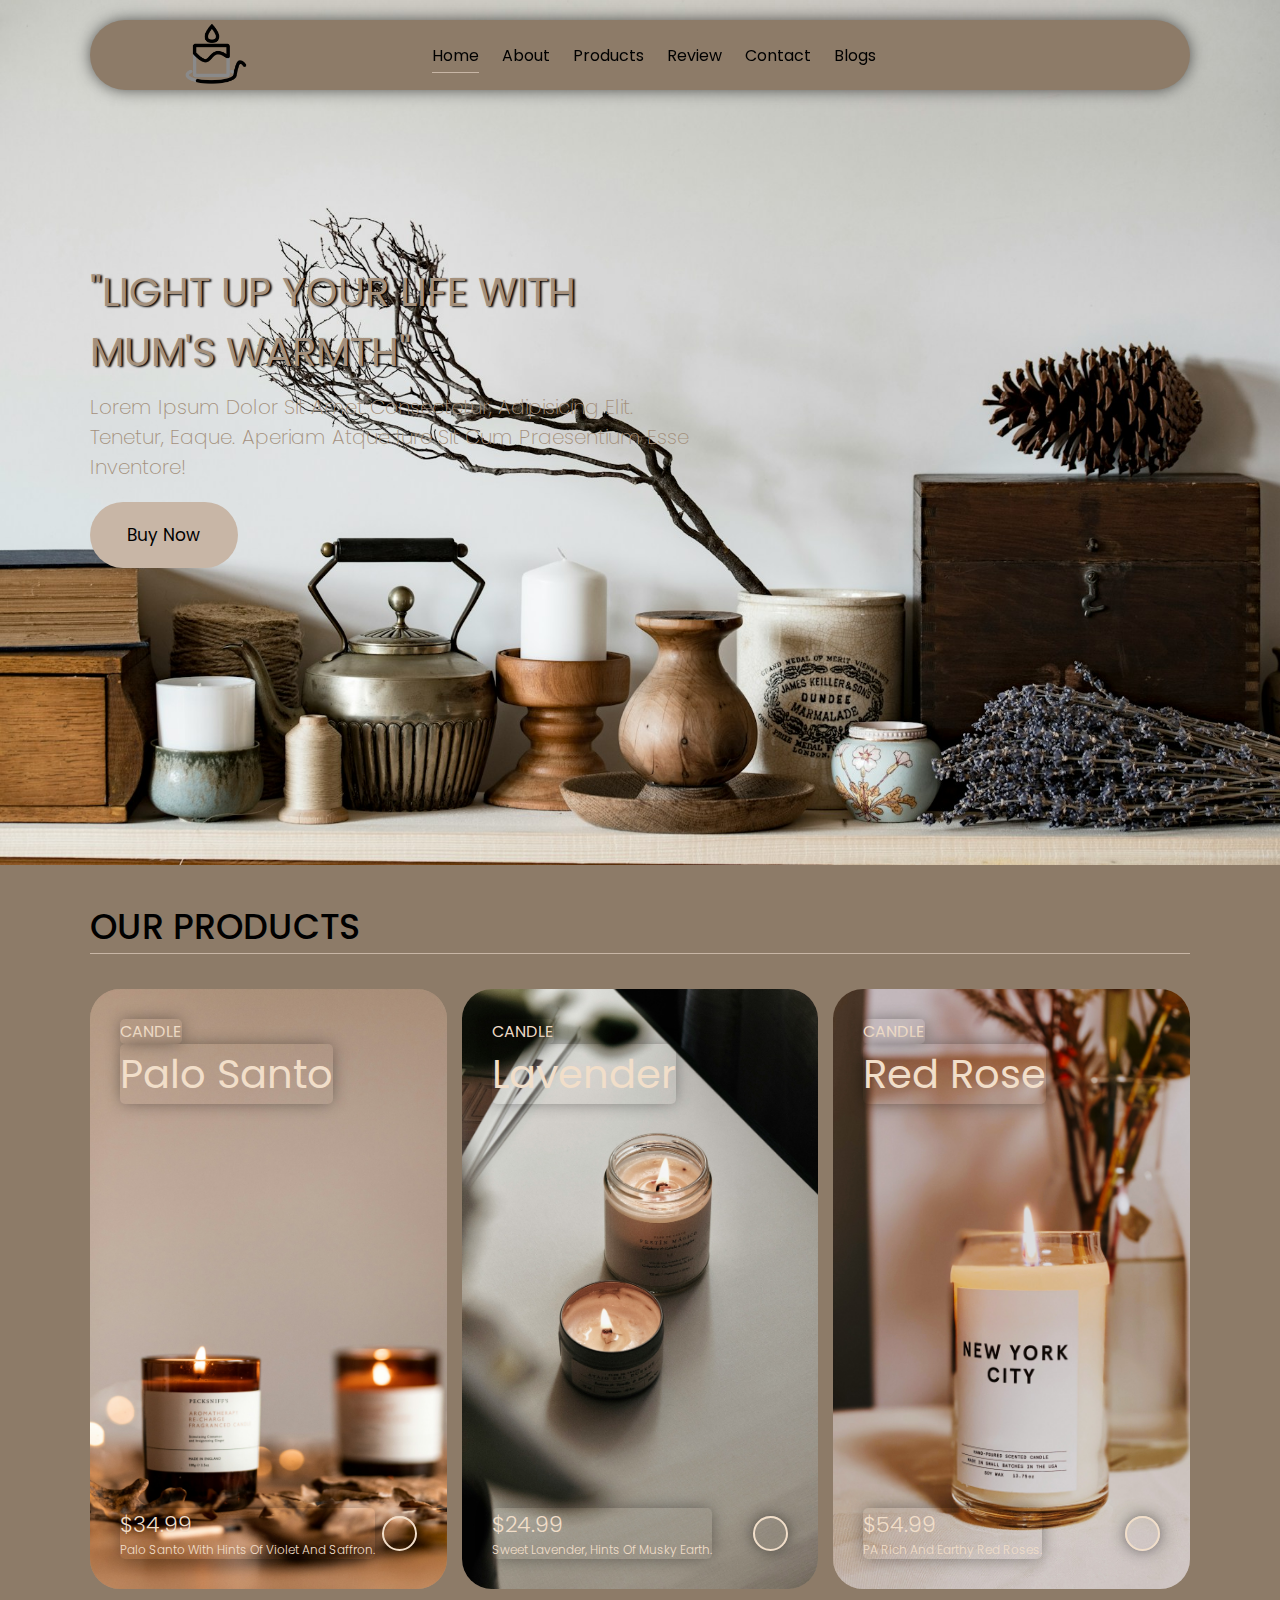
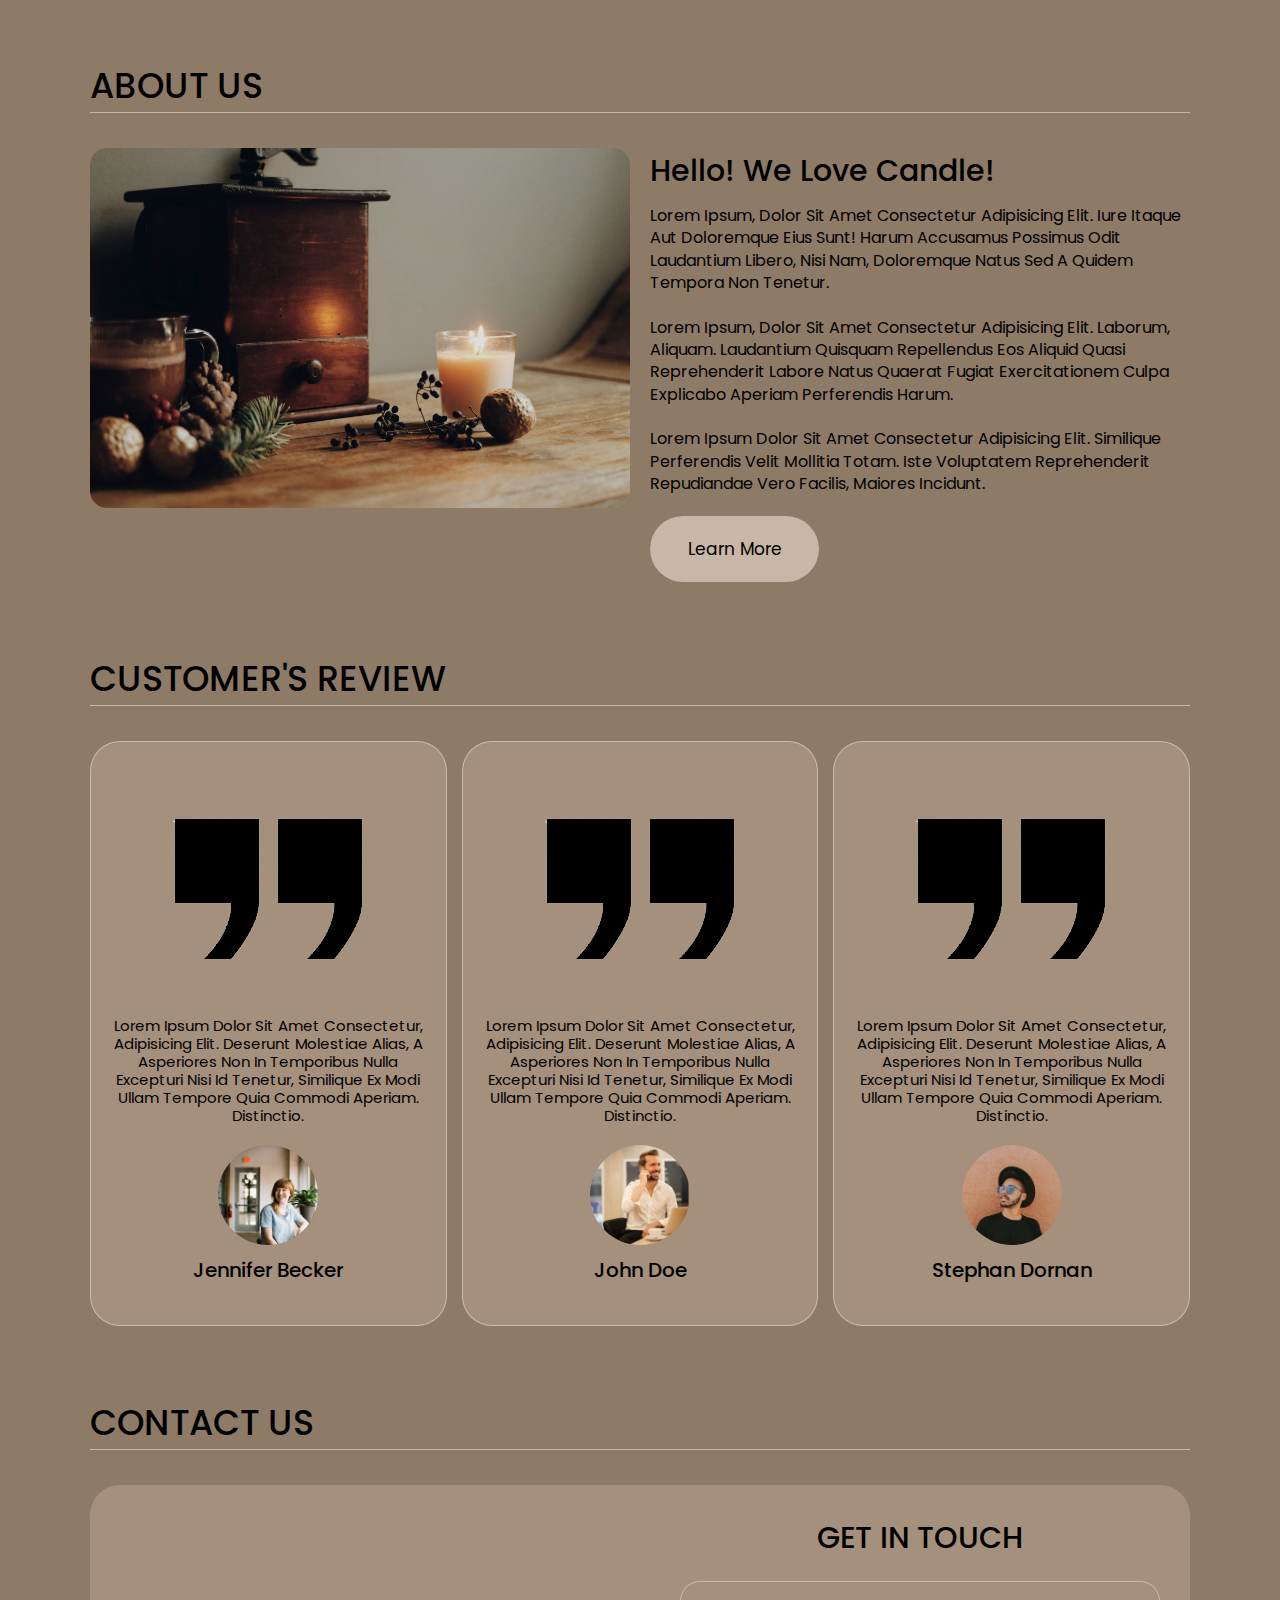
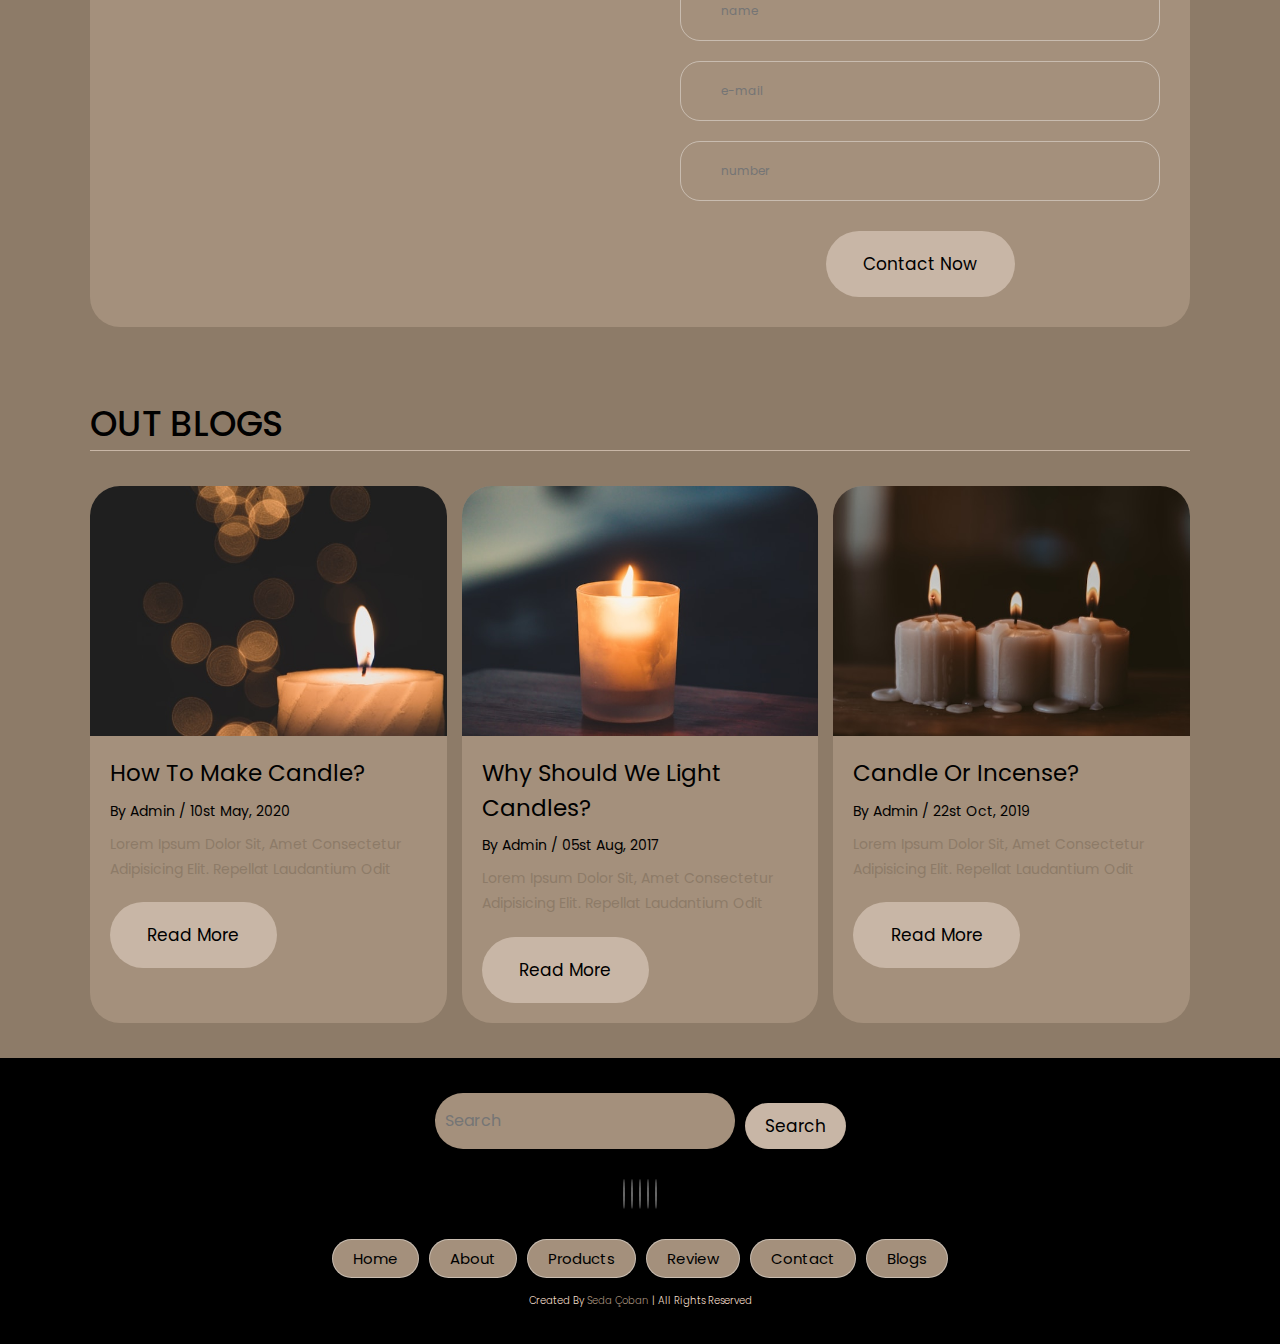
<file: responsive-website/index.html>
<html lang="en">

<head>
    <meta charset="UTF-8">
    <meta name="viewport" content="width=device-width, initial-scale=1.0">
    <link rel="stylesheet" href="https://cdnjs.cloudflare.com/ajax/libs/font-awesome/6.5.1/css/all.min.css"
        integrity="sha512-DTOQO9RWCH3ppGqcWaEA1BIZOC6xxalwEsw9c2QQeAIftl+Vegovlnee1c9QX4TctnWMn13TZye+giMm8e2LwA=="
        crossorigin="anonymous" referrerpolicy="no-referrer" />
    <link rel="preconnect" href="https://fonts.googleapis.com">
    <link rel="preconnect" href="https://fonts.gstatic.com" crossorigin>
    <link
        href="https://fonts.googleapis.com/css2?family=Poppins:ital,wght@0,100;0,200;0,300;0,400;0,500;0,600;0,700;0,800;0,900;1,100;1,200;1,300;1,400;1,500;1,600;1,700;1,800;1,900&family=Roboto:ital,wght@0,100;0,300;0,400;0,500;0,700;0,900;1,100;1,300;1,400;1,500;1,700;1,900&display=swap"
        rel="stylesheet">
    <link rel="stylesheet" href="styles/app.css">
    <title>My Candle Website
    </title>
</head>

<body>
    <!-- header section start -->
    <header class="header">
        <a href="#" class="logo">
            <img src="images/candle-46.png" alt="candlelogo">
        </a>
        <nav class="navbar">
            <a href="#" class="active">Home</a>
            <a href="about.html" target="_blank">About</a>
            <a href="products.html" target="_blank">Products</a>
            <a href="review.html" target="_blank">Review</a>
            <a href="contact.html" target="_blank">Contact</a>
            <a href="blogs.html" target="_blank">Blogs</a>
        </nav>
        <div class="buttons">
            <button id="search-btn">
                <i class="fa-solid fa-magnifying-glass"></i>
            </button>
            <button id="cart-btn">
                <i class="fa-solid fa-cart-plus"></i>
            </button>
            <button id="menu-btn">
                <i class="fas fa-bars"></i>
            </button>
        </div>
        <div class="search-form">
            <input type="text" class="search-input" id="search-box" placeholder="Search Here"/>
            <i class="fas fa-search"></i>
        </div>
        <div class="cart-items-container">
            <div class="cart-item">
                <i class="fas fa-times"></i>
                <img src="images/candle-2.jpg" alt="candle">
                <div class="content">
                    <h3>cart item 01</h3>
                    <div class="price">$16.99</div>
                </div>
            </div>
            <div class="cart-item">
                <i class="fas fa-times"></i>
                <img src="images/candle-6.jpg" alt="candle">
                <div class="content">
                    <h3>cart item 02</h3>
                    <div class="price">$16.99</div>
                </div>
            </div>
            <div class="cart-item">
                <i class="fas fa-times"></i>
                <img src="images/candle-3.jpg" alt="candle">
                <div class="content">
                    <h3>cart item 03</h3>
                    <div class="price">$16.99</div>
                </div>
            </div>
            <div class="cart-item">
                <i class="fas fa-times"></i>
                <img src="images/candle-5.jpg" alt="candle">
                <div class="content">
                    <h3>cart item 04</h3>
                    <div class="price">$16.99</div>
                </div>
            </div>
            <a href="#" class="btn">Check Out Now</a>
        </div>
    </header>
    <!-- header section end -->

    <!-- home section start -->
    <section class="home" id="home">
        <div class="content">
            <h3>"LIGHT UP YOUR LIFE WITH MUM'S WARMTH"</h3>
            <p>Lorem ipsum dolor sit amet consectetur, adipisicing elit. Tenetur, eaque. Aperiam atque iure sit cum
                praesentium esse inventore!</p>
            <a href="#" class="btn">Buy Now</a>
        </div>
    </section>
    <!-- home section end -->

    <!-- product section start -->
    <section class="products" id="products">
        <h1 class="heading">our <span>products</span></h1>
        <div class="box-container">
            <div class="box">
                <div class="box-head">
                    <span class="title">CANDLE</span>
                    <a href="#" class="name">Palo Santo</a>
                </div>
                <div class="image">
                    <img src="images/candle-3.jpg" alt="palosantocandle">
                </div>
                <div class="box-bottom">
                    <div class="info">
                        <b class="price">$34.99</b>
                        <span class="detail">Palo santo with hints of violet and saffron.</span>
                    </div>
                    <div class="product-btn">
                        <a href="#">
                            <i class="fas fa-plus"></i>
                        </a>
                    </div>
                </div>
            </div>
            <div class="box">
                <div class="box-head">
                    <span class="title">CANDLE</span>
                    <a href="#" class="name">Lavender</a>
                </div>
                <div class="image">
                    <img src="images/candle-5.jpg" alt="palosantocandle">
                </div>
                <div class="box-bottom">
                    <div class="info">
                        <b class="price">$24.99</b>
                        <span class="detail">Sweet lavender, hints of musky earth.</span>
                    </div>
                    <div class="product-btn">
                        <a href="#">
                            <i class="fas fa-plus"></i>
                        </a>
                    </div>
                </div>
            </div>
            <div class="box">
                <div class="box-head">
                    <span class="title">CANDLE</span>
                    <a href="#" class="name">Red Rose</a>
                </div>
                <div class="image">
                    <img src="images/candle-6.jpg" alt="palosantocandle">
                </div>
                <div class="box-bottom">
                    <div class="info">
                        <b class="price">$54.99</b>
                        <span class="detail">PA rich and earthy red roses.
                        </span>
                    </div>
                    <div class="product-btn">
                        <a href="#">
                            <i class="fas fa-plus"></i>
                        </a>
                    </div>
                </div>
            </div>
        </div>
    </section>
    <!-- product section end -->

    <!-- about section start -->
    <section class="about" id="about">
        <h1 class="heading">about <span>us</span></h1>
        <div class="row">
            <div class="image">
                <img src="images/candle-about.jpg" alt="aboutus">
            </div>
            <div class="content">
                <h3>Hello! We love Candle!</h3>
                <p>Lorem ipsum, dolor sit amet consectetur adipisicing elit. Iure itaque aut doloremque eius sunt! Harum
                    accusamus possimus odit laudantium libero, nisi nam, doloremque natus sed a quidem tempora non
                    tenetur.</p>
                <p>Lorem ipsum, dolor sit amet consectetur adipisicing elit. Laborum, aliquam. Laudantium quisquam
                    repellendus eos aliquid quasi reprehenderit labore natus quaerat fugiat exercitationem culpa
                    explicabo aperiam perferendis harum.</p>
                <p>Lorem ipsum dolor sit amet consectetur adipisicing elit. Similique perferendis velit mollitia totam.
                    Iste voluptatem reprehenderit repudiandae vero facilis, maiores incidunt.</p>
                <a href="#" class="btn">Learn More</a>
            </div>
        </div>
    </section>
    <!-- about section end -->

    <!-- review section start -->
    <section class="review" id="review">
        <h1 class="heading">customer's <span>review</span></h1>
        <div class="box-container">
            <div class="box">
                <img src="images/quote.png" alt="quote">
                <p>Lorem ipsum dolor sit amet consectetur, adipisicing elit. Deserunt molestiae alias, a asperiores non
                    in temporibus nulla excepturi nisi id tenetur, similique ex modi ullam tempore quia commodi aperiam.
                    Distinctio.</p>
                <img src="images/brooke-cagle-NoRsyXmHGpI-unsplash.jpg" alt="avatar" class="user">
                <h3>Jennifer Becker</h3>
                <div class="stars">
                    <i class="fas fa-star"></i>
                    <i class="fas fa-star"></i>
                    <i class="fas fa-star"></i>
                    <i class="fas fa-star"></i>
                    <i class="fas fa-star-half-alt"></i>
                </div>
            </div>
            <div class="box">
                <img src="images/quote.png" alt="quote">
                <p>Lorem ipsum dolor sit amet consectetur, adipisicing elit. Deserunt molestiae alias, a asperiores non
                    in temporibus nulla excepturi nisi id tenetur, similique ex modi ullam tempore quia commodi aperiam.
                    Distinctio.</p>
                <img src="images/bruce-mars-8YG31Xn4dSw-unsplash.jpg" alt="avatar" class="user">
                <h3>John Doe</h3>
                <div class="stars">
                    <i class="fas fa-star"></i>
                    <i class="fas fa-star"></i>
                    <i class="fas fa-star"></i>
                    <i class="fas fa-star"></i>
                    <i class="fas fa-star"></i>
                </div>
            </div>
            <div class="box">
                <img src="images/quote.png" alt="quote">
                <p>Lorem ipsum dolor sit amet consectetur, adipisicing elit. Deserunt molestiae alias, a asperiores non
                    in temporibus nulla excepturi nisi id tenetur, similique ex modi ullam tempore quia commodi aperiam.
                    Distinctio.</p>
                <img src="images/ivana-cajina-_7LbC5J-jw4-unsplash.jpg" alt="avatar" class="user">
                <h3>Stephan Dornan</h3>
                <div class="stars">
                    <i class="fas fa-star"></i>
                    <i class="fas fa-star"></i>
                    <i class="fas fa-star"></i>
                    <i class="fas fa-star"></i>
                    <i class="fas fa-star-half-alt"></i>
                </div>
            </div>
        </div>
    </section>
    <!-- review section end -->

    <!-- contact section start -->
    <section class="contact" id="contact">
        <h1 class="heading">contact <span>us</span></h1>
        <div class="row">
            <iframe class="map"
                src="https://www.google.com/maps/embed?pb=!1m18!1m12!1m3!1d12037.852231349814!2d28.985091699999998!3d41.03700175!2m3!1f0!2f0!3f0!3m2!1i1024!2i768!4f13.1!3m3!1m2!1s0x14cab7650656bd63%3A0x8ca058b28c20b6c3!2zVGFrc2ltIE1leWRhbsSxLCDFnmVoaXQgTXVodGFyLCAzNDQzNSBCZXlvxJ9sdS_EsHN0YW5idWw!5e0!3m2!1str!2str!4v1708348652170!5m2!1str!2str"
                loading="lazy" referrerpolicy="no-referrer-when-downgrade"></iframe>
            <form>
                <h3>get in touch</h3>
                <div class="inputBox">
                    <i class="fas fa-user"></i>
                    <input type="text" placeholder="name" />
                </div>
                <div class="inputBox">
                    <i class="fas fa-envelope"></i>
                    <input type="email" placeholder="e-mail" />
                </div>
                <div class="inputBox">
                    <i class="fas fa-phone"></i>
                    <input type="number" placeholder="number" />
                </div>
                <input type="submit" class="btn" value="contact now">
            </form>
        </div>
    </section>
    <!-- contact section end -->

    <!-- blogs section start -->
    <section class="blogs" id="blogs">
        <h1 class="heading">out <span>blogs</span></h1>
        <div class="box-container">
            <div class="box">
                <div class="image">
                    <img src="images/makecandle-1.jpg" alt="blog">
                </div>
                <div class="content">
                    <a href="#" class="title">how to make candle?</a>
                    <span>by admin / 10st may, 2020</span>
                    <p>Lorem ipsum dolor sit, amet consectetur adipisicing elit. Repellat laudantium odit</p>
                    <a href="#" class="btn">read more</a>
                </div>
            </div>
            <div class="box">
                <div class="image">
                    <img src="images/makecandle-2.jpg" alt="blog">
                </div>
                <div class="content">
                    <a href="#" class="title">why should we light candles?</a>
                    <span>by admin / 05st aug, 2017</span>
                    <p>Lorem ipsum dolor sit, amet consectetur adipisicing elit. Repellat laudantium odit</p>
                    <a href="#" class="btn">read more</a>
                </div>
            </div>
            <div class="box">
                <div class="image">
                    <img src="images/makecandle-3.jpg" alt="blog">
                </div>
                <div class="content">
                    <a href="#" class="title">candle or incense?</a>
                    <span>by admin / 22st oct, 2019</span>
                    <p>Lorem ipsum dolor sit, amet consectetur adipisicing elit. Repellat laudantium odit</p>
                    <a href="#" class="btn">read more</a>
                </div>
            </div>
        </div>
    </section>
    <!-- blogs section end -->

    <!-- footer section start -->
    <section class="footer">
        <div class="search">
            <input type="text" class="search-input" placeholder="Search"/>
            <button class="btn btn-primary">search</button>
        </div>
        <div class="share">
            <a href="#" class="fab fa-facebook"></a>
            <a href="#" class="fab fa-instagram"></a>
            <a href="#" class="fab fa-twitter"></a>
            <a href="#" class="fab fa-linkedin"></a>
            <a href="#" class="fab fa-pinterest"></a>
        </div>
        <div class="links">
            <a href="#home">Home</a>
            <a href="#about">About</a>
            <a href="#products">Products</a>
            <a href="#review">Review</a>
            <a href="#contact">Contact</a>
            <a href="#blogs">Blogs</a>
        </div>
        <div class="credit">
            created by <span>Seda Çoban</span> | all rights reserved
        </div>
    </section>
    <!-- footer section end -->


<script src="js/script.js"></script>

</body>

</html>
</file>
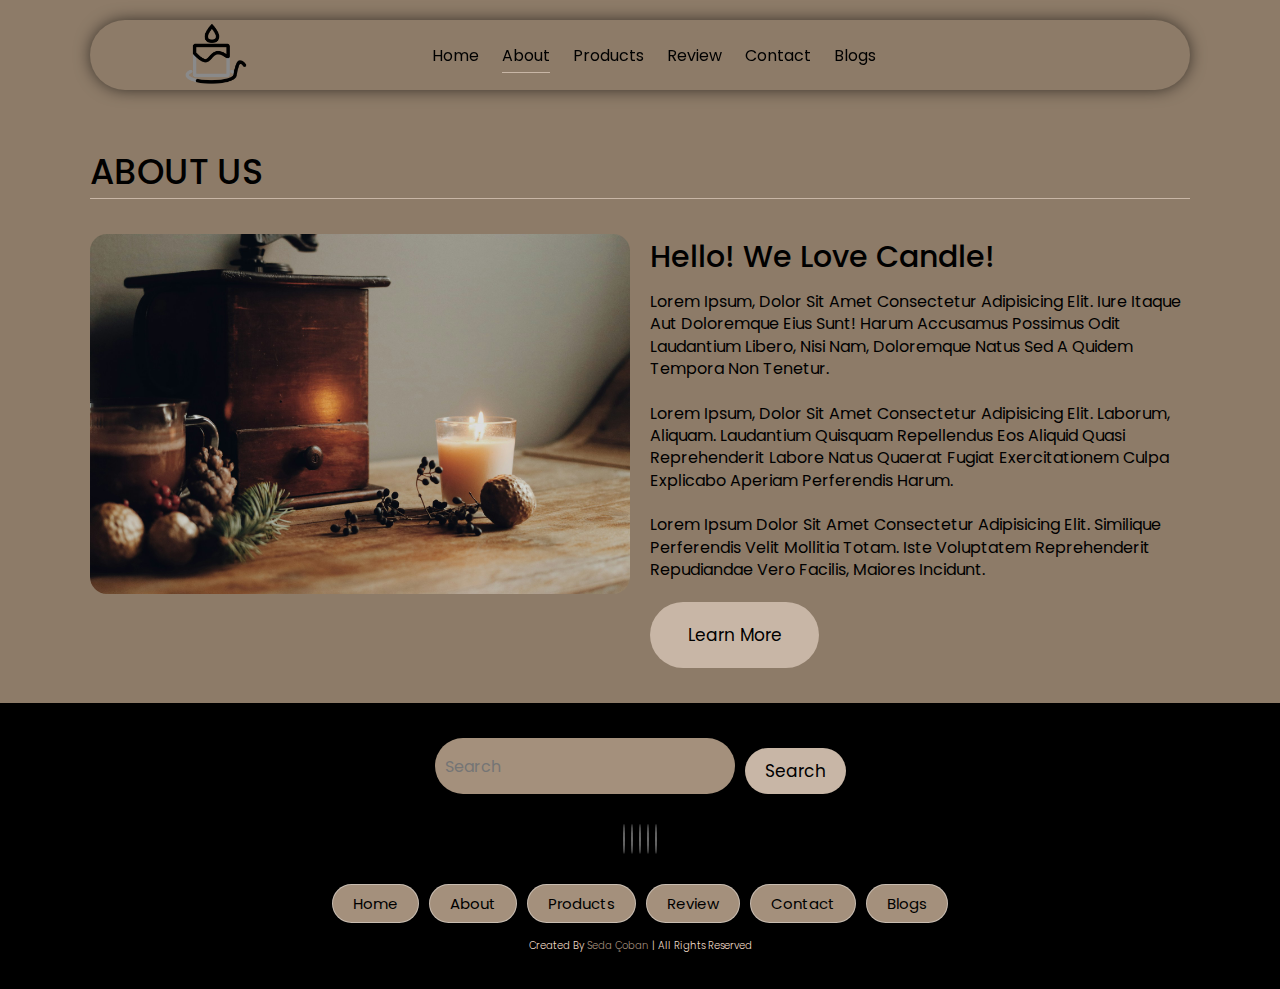
<file: responsive-website/about.html>
<html lang="en">

<head>
    <meta charset="UTF-8">
    <meta name="viewport" content="width=device-width, initial-scale=1.0">
    <link rel="stylesheet" href="https://cdnjs.cloudflare.com/ajax/libs/font-awesome/6.5.1/css/all.min.css"
        integrity="sha512-DTOQO9RWCH3ppGqcWaEA1BIZOC6xxalwEsw9c2QQeAIftl+Vegovlnee1c9QX4TctnWMn13TZye+giMm8e2LwA=="
        crossorigin="anonymous" referrerpolicy="no-referrer" />
    <link rel="preconnect" href="https://fonts.googleapis.com">
    <link rel="preconnect" href="https://fonts.gstatic.com" crossorigin>
    <link
        href="https://fonts.googleapis.com/css2?family=Poppins:ital,wght@0,100;0,200;0,300;0,400;0,500;0,600;0,700;0,800;0,900;1,100;1,200;1,300;1,400;1,500;1,600;1,700;1,800;1,900&family=Roboto:ital,wght@0,100;0,300;0,400;0,500;0,700;0,900;1,100;1,300;1,400;1,500;1,700;1,900&display=swap"
        rel="stylesheet">
    <link rel="stylesheet" href="styles/app.css">
    <title>About
    </title>
</head>

<body>
    <!-- header section start -->
    <header class="header">
        <a href="#" class="logo">
            <img src="images/candle-46.png" alt="candlelogo">
        </a>
        <nav class="navbar">
            <a href="index.html">Home</a>
            <a href="about.html" target="_blank" class="active">About</a>
            <a href="products.html" target="_blank">Products</a>
            <a href="review.html" target="_blank">Review</a>
            <a href="contact.html" target="_blank">Contact</a>
            <a href="blogs.html" target="_blank">Blogs</a>
        </nav>
        <div class="buttons">
            <button id="search-btn">
                <i class="fa-solid fa-magnifying-glass"></i>
            </button>
            <button id="cart-btn">
                <i class="fa-solid fa-cart-plus"></i>
            </button>
            <button id="menu-btn">
                <i class="fas fa-bars"></i>
            </button>
        </div>
        <div class="search-form">
            <input type="text" class="search-input" id="search-box" placeholder="Search Here"/>
            <i class="fas fa-search"></i>
        </div>
        <div class="cart-items-container">
            <div class="cart-item">
                <i class="fas fa-times"></i>
                <img src="images/candle-2.jpg" alt="candle">
                <div class="content">
                    <h3>cart item 01</h3>
                    <div class="price">$16.99</div>
                </div>
            </div>
            <div class="cart-item">
                <i class="fas fa-times"></i>
                <img src="images/candle-6.jpg" alt="candle">
                <div class="content">
                    <h3>cart item 02</h3>
                    <div class="price">$16.99</div>
                </div>
            </div>
            <div class="cart-item">
                <i class="fas fa-times"></i>
                <img src="images/candle-3.jpg" alt="candle">
                <div class="content">
                    <h3>cart item 03</h3>
                    <div class="price">$16.99</div>
                </div>
            </div>
            <div class="cart-item">
                <i class="fas fa-times"></i>
                <img src="images/candle-5.jpg" alt="candle">
                <div class="content">
                    <h3>cart item 04</h3>
                    <div class="price">$16.99</div>
                </div>
            </div>
            <a href="#" class="btn">Check Out Now</a>
        </div>
    </header>
    <!-- header section end -->

    <!-- about section start -->
    <section class="about" id="about">
        <h1 class="heading">about <span>us</span></h1>
        <div class="row">
            <div class="image">
                <img src="images/candle-about.jpg" alt="aboutus">
            </div>
            <div class="content">
                <h3>Hello! We love Candle!</h3>
                <p>Lorem ipsum, dolor sit amet consectetur adipisicing elit. Iure itaque aut doloremque eius sunt! Harum
                    accusamus possimus odit laudantium libero, nisi nam, doloremque natus sed a quidem tempora non
                    tenetur.</p>
                <p>Lorem ipsum, dolor sit amet consectetur adipisicing elit. Laborum, aliquam. Laudantium quisquam
                    repellendus eos aliquid quasi reprehenderit labore natus quaerat fugiat exercitationem culpa
                    explicabo aperiam perferendis harum.</p>
                <p>Lorem ipsum dolor sit amet consectetur adipisicing elit. Similique perferendis velit mollitia totam.
                    Iste voluptatem reprehenderit repudiandae vero facilis, maiores incidunt.</p>
                <a href="#" class="btn">Learn More</a>
            </div>
        </div>
    </section>
    <!-- about section end -->

    <!-- footer section start -->
    <section class="footer">
        <div class="search">
            <input type="text" class="search-input" placeholder="Search"/>
            <button class="btn btn-primary">search</button>
        </div>
        <div class="share">
            <a href="#" class="fab fa-facebook"></a>
            <a href="#" class="fab fa-instagram"></a>
            <a href="#" class="fab fa-twitter"></a>
            <a href="#" class="fab fa-linkedin"></a>
            <a href="#" class="fab fa-pinterest"></a>
        </div>
        <div class="links">
            <a href="#">Home</a>
            <a href="#">About</a>
            <a href="#">Products</a>
            <a href="#">Review</a>
            <a href="#">Contact</a>
            <a href="#">Blogs</a>
        </div>
        <div class="credit">
            created by <span>Seda Çoban</span> | all rights reserved
        </div>
    </section>
    <!-- footer section end -->


<script src="js/script.js"></script>

</body>

</html>
</file>
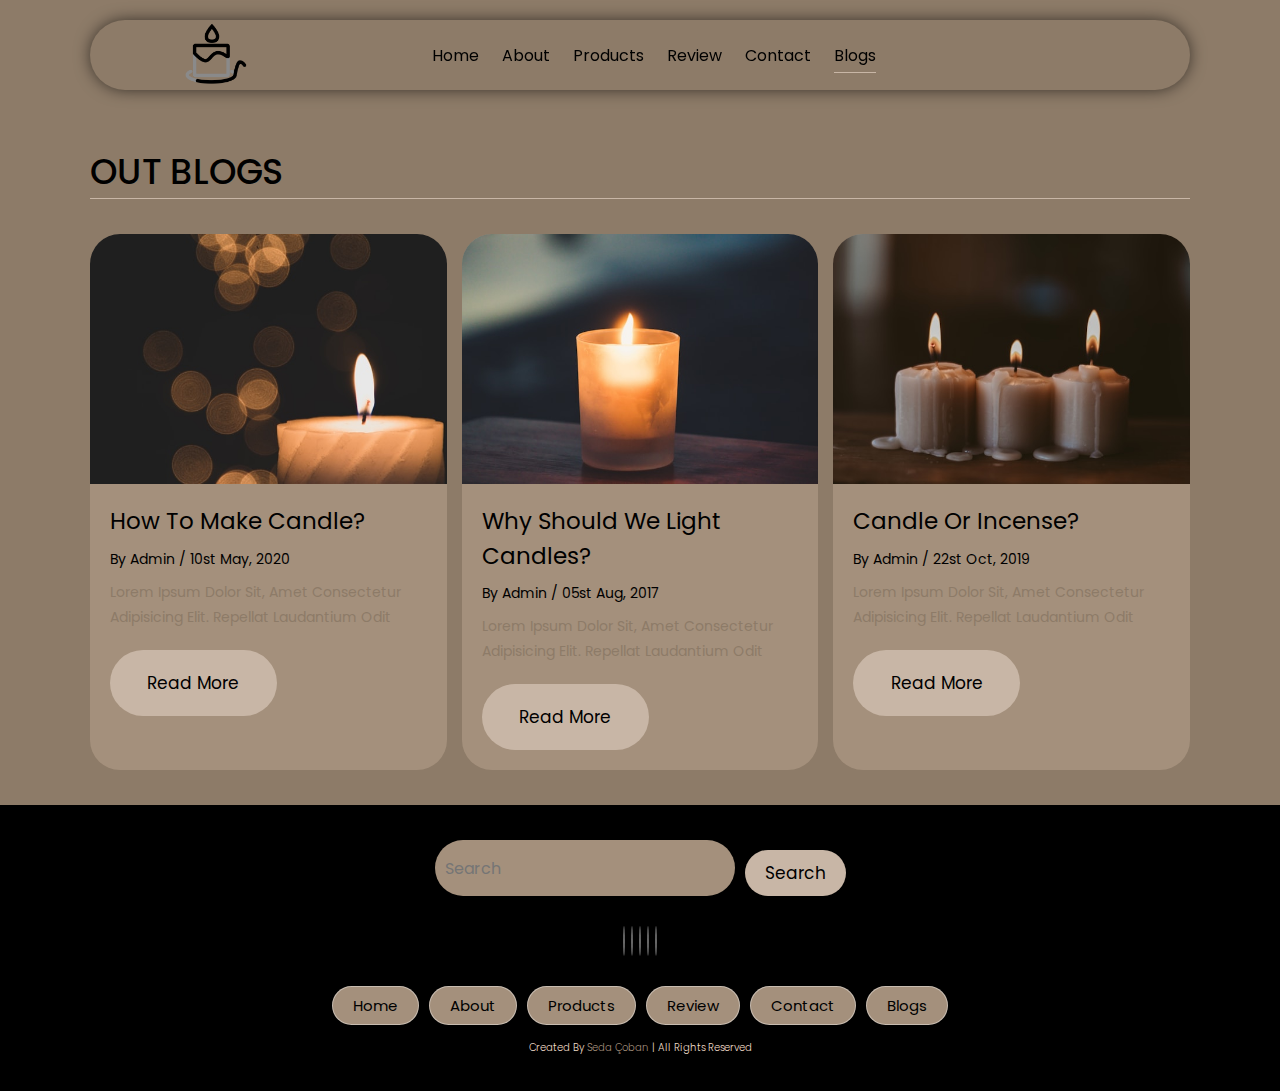
<file: responsive-website/blogs.html>
<html lang="en">

<head>
    <meta charset="UTF-8">
    <meta name="viewport" content="width=device-width, initial-scale=1.0">
    <link rel="stylesheet" href="https://cdnjs.cloudflare.com/ajax/libs/font-awesome/6.5.1/css/all.min.css"
        integrity="sha512-DTOQO9RWCH3ppGqcWaEA1BIZOC6xxalwEsw9c2QQeAIftl+Vegovlnee1c9QX4TctnWMn13TZye+giMm8e2LwA=="
        crossorigin="anonymous" referrerpolicy="no-referrer" />
    <link rel="preconnect" href="https://fonts.googleapis.com">
    <link rel="preconnect" href="https://fonts.gstatic.com" crossorigin>
    <link
        href="https://fonts.googleapis.com/css2?family=Poppins:ital,wght@0,100;0,200;0,300;0,400;0,500;0,600;0,700;0,800;0,900;1,100;1,200;1,300;1,400;1,500;1,600;1,700;1,800;1,900&family=Roboto:ital,wght@0,100;0,300;0,400;0,500;0,700;0,900;1,100;1,300;1,400;1,500;1,700;1,900&display=swap"
        rel="stylesheet">
    <link rel="stylesheet" href="styles/app.css">
    <title>Blogs
    </title>
</head>

<body>
    <!-- header section start -->
    <header class="header">
        <a href="#" class="logo">
            <img src="images/candle-46.png" alt="candlelogo">
        </a>
        <nav class="navbar">
            <a href="index.html">Home</a>
            <a href="about.html" target="_blank">About</a>
            <a href="products.html" target="_blank">Products</a>
            <a href="review.html" target="_blank">Review</a>
            <a href="contact.html" target="_blank">Contact</a>
            <a href="blogs.html"  class="active" target="_blank">Blogs</a>
        </nav>
        <div class="buttons">
            <button id="search-btn">
                <i class="fa-solid fa-magnifying-glass"></i>
            </button>
            <button id="cart-btn">
                <i class="fa-solid fa-cart-plus"></i>
            </button>
            <button id="menu-btn">
                <i class="fas fa-bars"></i>
            </button>
        </div>
        <div class="search-form">
            <input type="text" class="search-input" id="search-box" placeholder="Search Here"/>
            <i class="fas fa-search"></i>
        </div>
        <div class="cart-items-container">
            <div class="cart-item">
                <i class="fas fa-times"></i>
                <img src="images/candle-2.jpg" alt="candle">
                <div class="content">
                    <h3>cart item 01</h3>
                    <div class="price">$16.99</div>
                </div>
            </div>
            <div class="cart-item">
                <i class="fas fa-times"></i>
                <img src="images/candle-6.jpg" alt="candle">
                <div class="content">
                    <h3>cart item 02</h3>
                    <div class="price">$16.99</div>
                </div>
            </div>
            <div class="cart-item">
                <i class="fas fa-times"></i>
                <img src="images/candle-3.jpg" alt="candle">
                <div class="content">
                    <h3>cart item 03</h3>
                    <div class="price">$16.99</div>
                </div>
            </div>
            <div class="cart-item">
                <i class="fas fa-times"></i>
                <img src="images/candle-5.jpg" alt="candle">
                <div class="content">
                    <h3>cart item 04</h3>
                    <div class="price">$16.99</div>
                </div>
            </div>
            <a href="#" class="btn">Check Out Now</a>
        </div>
    </header>
    <!-- header section end -->

    <!-- blogs section start -->
    <section class="blogs" id="blogs">
        <h1 class="heading">out <span>blogs</span></h1>
        <div class="box-container">
            <div class="box">
                <div class="image">
                    <img src="images/makecandle-1.jpg" alt="blog">
                </div>
                <div class="content">
                    <a href="#" class="title">how to make candle?</a>
                    <span>by admin / 10st may, 2020</span>
                    <p>Lorem ipsum dolor sit, amet consectetur adipisicing elit. Repellat laudantium odit</p>
                    <a href="#" class="btn">read more</a>
                </div>
            </div>
            <div class="box">
                <div class="image">
                    <img src="images/makecandle-2.jpg" alt="blog">
                </div>
                <div class="content">
                    <a href="#" class="title">why should we light candles?</a>
                    <span>by admin / 05st aug, 2017</span>
                    <p>Lorem ipsum dolor sit, amet consectetur adipisicing elit. Repellat laudantium odit</p>
                    <a href="#" class="btn">read more</a>
                </div>
            </div>
            <div class="box">
                <div class="image">
                    <img src="images/makecandle-3.jpg" alt="blog">
                </div>
                <div class="content">
                    <a href="#" class="title">candle or incense?</a>
                    <span>by admin / 22st oct, 2019</span>
                    <p>Lorem ipsum dolor sit, amet consectetur adipisicing elit. Repellat laudantium odit</p>
                    <a href="#" class="btn">read more</a>
                </div>
            </div>
        </div>
    </section>
    <!-- blogs section end -->

    <!-- footer section start -->
    <section class="footer">
        <div class="search">
            <input type="text" class="search-input" placeholder="Search"/>
            <button class="btn btn-primary">search</button>
        </div>
        <div class="share">
            <a href="#" class="fab fa-facebook"></a>
            <a href="#" class="fab fa-instagram"></a>
            <a href="#" class="fab fa-twitter"></a>
            <a href="#" class="fab fa-linkedin"></a>
            <a href="#" class="fab fa-pinterest"></a>
        </div>
        <div class="links">
            <a href="#">Home</a>
            <a href="#">About</a>
            <a href="#">Products</a>
            <a href="#">Review</a>
            <a href="#">Contact</a>
            <a href="#">Blogs</a>
        </div>
        <div class="credit">
            created by <span>Seda Çoban</span> | all rights reserved
        </div>
    </section>
    <!-- footer section end -->


<script src="js/script.js"></script>

</body>

</html>
</file>
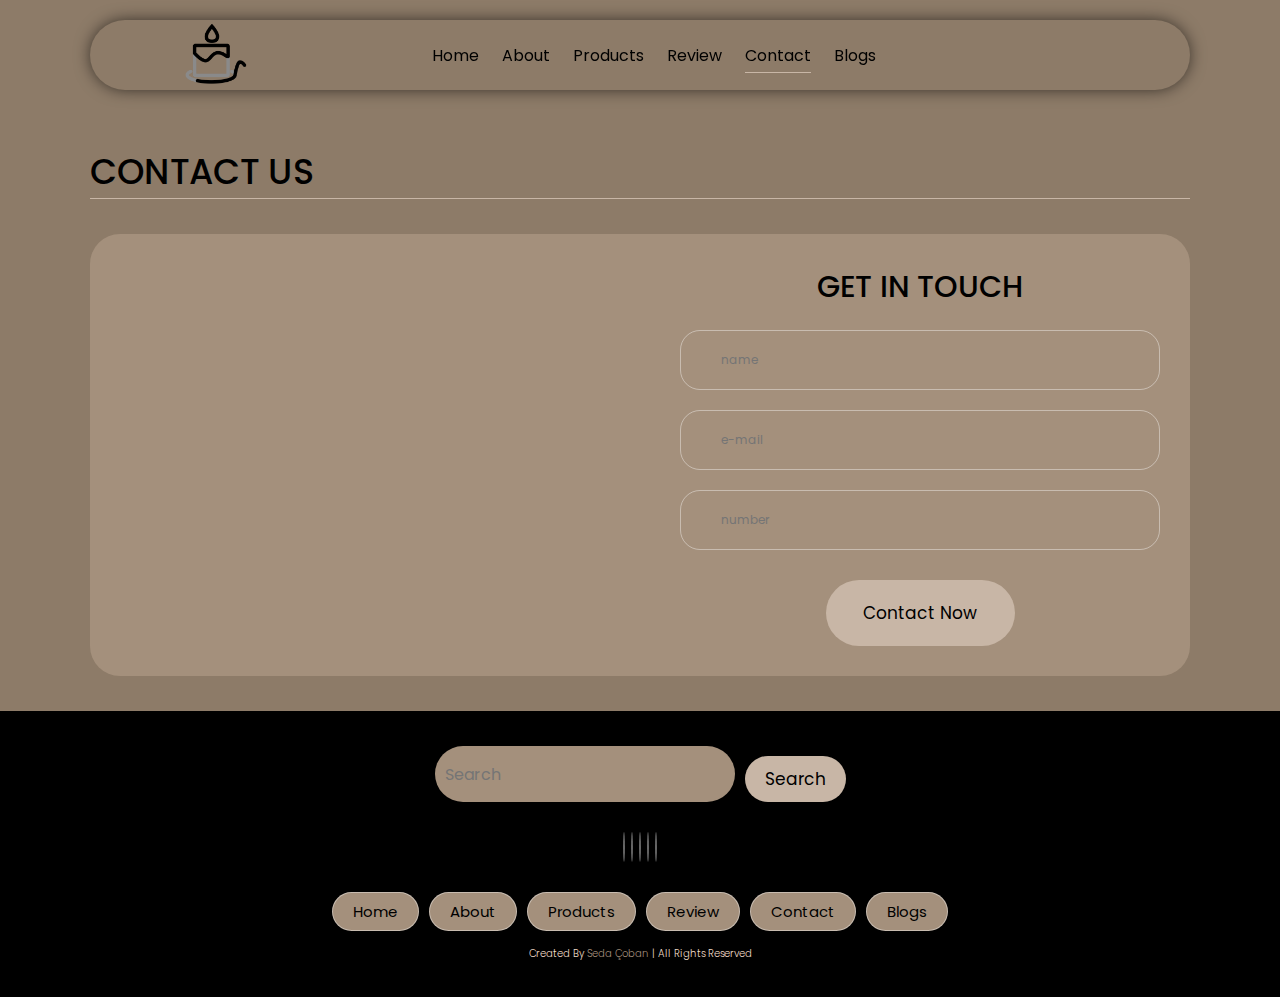
<file: responsive-website/contact.html>
<html lang="en">

<head>
    <meta charset="UTF-8">
    <meta name="viewport" content="width=device-width, initial-scale=1.0">
    <link rel="stylesheet" href="https://cdnjs.cloudflare.com/ajax/libs/font-awesome/6.5.1/css/all.min.css"
        integrity="sha512-DTOQO9RWCH3ppGqcWaEA1BIZOC6xxalwEsw9c2QQeAIftl+Vegovlnee1c9QX4TctnWMn13TZye+giMm8e2LwA=="
        crossorigin="anonymous" referrerpolicy="no-referrer" />
    <link rel="preconnect" href="https://fonts.googleapis.com">
    <link rel="preconnect" href="https://fonts.gstatic.com" crossorigin>
    <link
        href="https://fonts.googleapis.com/css2?family=Poppins:ital,wght@0,100;0,200;0,300;0,400;0,500;0,600;0,700;0,800;0,900;1,100;1,200;1,300;1,400;1,500;1,600;1,700;1,800;1,900&family=Roboto:ital,wght@0,100;0,300;0,400;0,500;0,700;0,900;1,100;1,300;1,400;1,500;1,700;1,900&display=swap"
        rel="stylesheet">
    <link rel="stylesheet" href="styles/app.css">
    <title>Contact
    </title>
</head>

<body>
    <!-- header section start -->
    <header class="header">
        <a href="#" class="logo">
            <img src="images/candle-46.png" alt="candlelogo">
        </a>
        <nav class="navbar">
            <a href="index.html">Home</a>
            <a href="about.html" target="_blank">About</a>
            <a href="products.html" target="_blank">Products</a>
            <a href="review.html" target="_blank">Review</a>
            <a href="contact.html" class="active" target="_blank">Contact</a>
            <a href="blogs.html" target="_blank">Blogs</a>
        </nav>
        <div class="buttons">
            <button id="search-btn">
                <i class="fa-solid fa-magnifying-glass"></i>
            </button>
            <button id="cart-btn">
                <i class="fa-solid fa-cart-plus"></i>
            </button>
            <button id="menu-btn">
                <i class="fas fa-bars"></i>
            </button>
        </div>
        <div class="search-form">
            <input type="text" class="search-input" id="search-box" placeholder="Search Here"/>
            <i class="fas fa-search"></i>
        </div>
        <div class="cart-items-container">
            <div class="cart-item">
                <i class="fas fa-times"></i>
                <img src="images/candle-2.jpg" alt="candle">
                <div class="content">
                    <h3>cart item 01</h3>
                    <div class="price">$16.99</div>
                </div>
            </div>
            <div class="cart-item">
                <i class="fas fa-times"></i>
                <img src="images/candle-6.jpg" alt="candle">
                <div class="content">
                    <h3>cart item 02</h3>
                    <div class="price">$16.99</div>
                </div>
            </div>
            <div class="cart-item">
                <i class="fas fa-times"></i>
                <img src="images/candle-3.jpg" alt="candle">
                <div class="content">
                    <h3>cart item 03</h3>
                    <div class="price">$16.99</div>
                </div>
            </div>
            <div class="cart-item">
                <i class="fas fa-times"></i>
                <img src="images/candle-5.jpg" alt="candle">
                <div class="content">
                    <h3>cart item 04</h3>
                    <div class="price">$16.99</div>
                </div>
            </div>
            <a href="#" class="btn">Check Out Now</a>
        </div>
    </header>
    <!-- header section end -->

    <!-- contact section start -->
    <section class="contact" id="contact">
        <h1 class="heading">contact <span>us</span></h1>
        <div class="row">
            <iframe class="map"
                src="https://www.google.com/maps/embed?pb=!1m18!1m12!1m3!1d12037.852231349814!2d28.985091699999998!3d41.03700175!2m3!1f0!2f0!3f0!3m2!1i1024!2i768!4f13.1!3m3!1m2!1s0x14cab7650656bd63%3A0x8ca058b28c20b6c3!2zVGFrc2ltIE1leWRhbsSxLCDFnmVoaXQgTXVodGFyLCAzNDQzNSBCZXlvxJ9sdS_EsHN0YW5idWw!5e0!3m2!1str!2str!4v1708348652170!5m2!1str!2str"
                loading="lazy" referrerpolicy="no-referrer-when-downgrade"></iframe>
            <form>
                <h3>get in touch</h3>
                <div class="inputBox">
                    <i class="fas fa-user"></i>
                    <input type="text" placeholder="name" />
                </div>
                <div class="inputBox">
                    <i class="fas fa-envelope"></i>
                    <input type="email" placeholder="e-mail" />
                </div>
                <div class="inputBox">
                    <i class="fas fa-phone"></i>
                    <input type="number" placeholder="number" />
                </div>
                <input type="submit" class="btn" value="contact now">
            </form>
        </div>
    </section>
    <!-- contact section end -->

    <!-- footer section start -->
    <section class="footer">
        <div class="search">
            <input type="text" class="search-input" placeholder="Search"/>
            <button class="btn btn-primary">search</button>
        </div>
        <div class="share">
            <a href="#" class="fab fa-facebook"></a>
            <a href="#" class="fab fa-instagram"></a>
            <a href="#" class="fab fa-twitter"></a>
            <a href="#" class="fab fa-linkedin"></a>
            <a href="#" class="fab fa-pinterest"></a>
        </div>
        <div class="links">
            <a href="#">Home</a>
            <a href="#">About</a>
            <a href="#">Products</a>
            <a href="#">Review</a>
            <a href="#">Contact</a>
            <a href="#">Blogs</a>
        </div>
        <div class="credit">
            created by <span>Seda Çoban</span> | all rights reserved
        </div>
    </section>
    <!-- footer section end -->


<script src="js/script.js"></script>

</body>

</html>
</file>
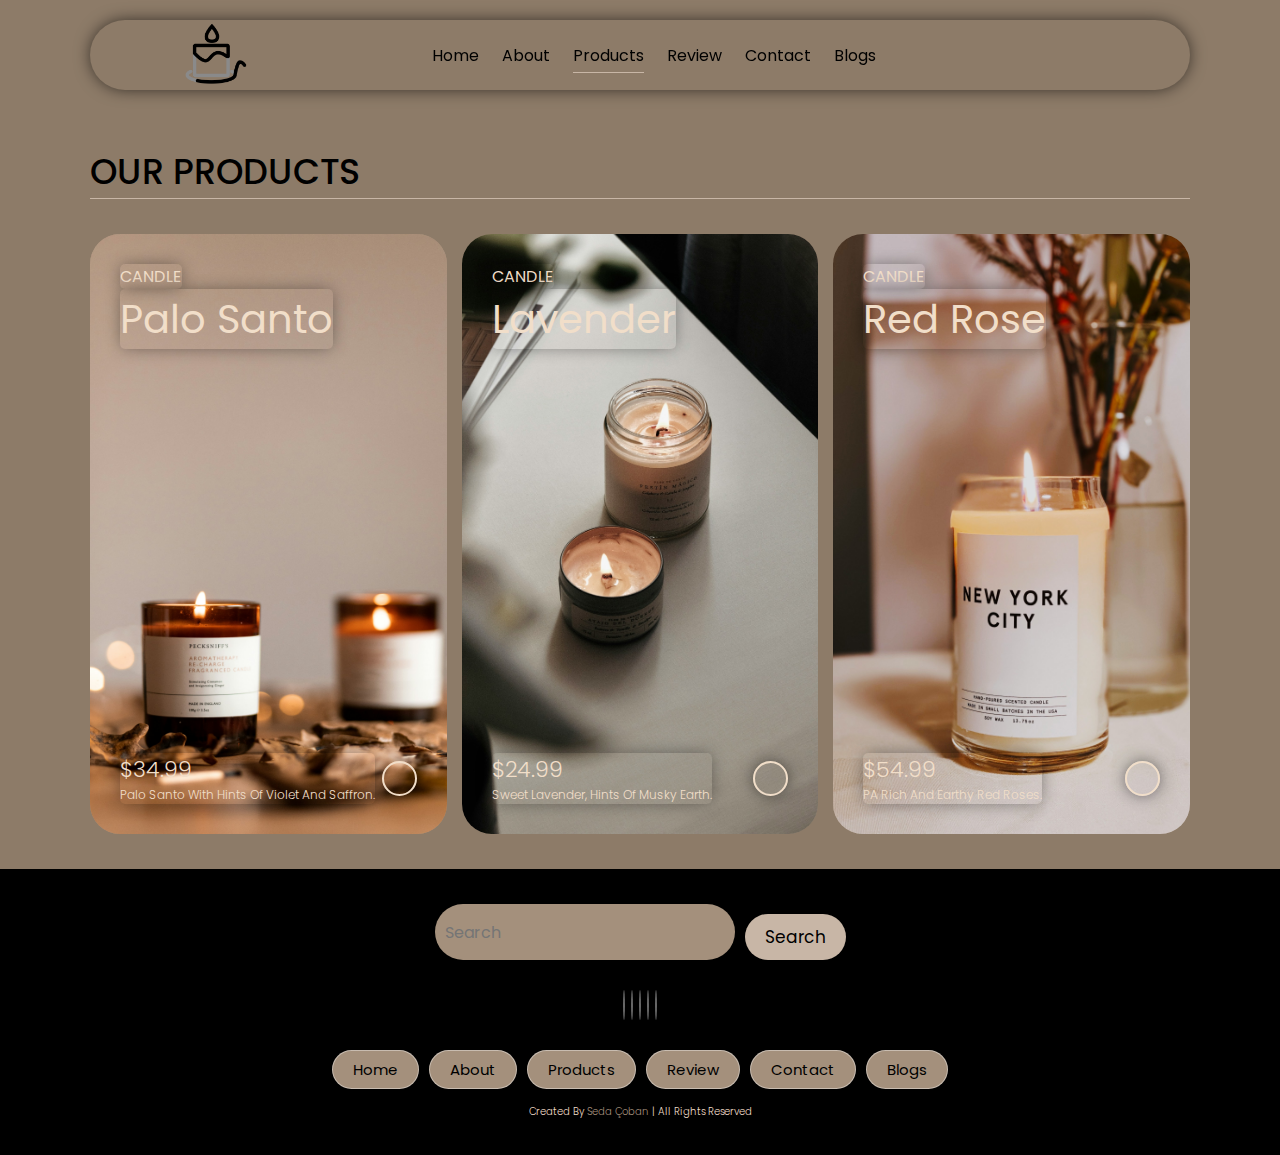
<file: responsive-website/products.html>
<html lang="en">

<head>
    <meta charset="UTF-8">
    <meta name="viewport" content="width=device-width, initial-scale=1.0">
    <link rel="stylesheet" href="https://cdnjs.cloudflare.com/ajax/libs/font-awesome/6.5.1/css/all.min.css"
        integrity="sha512-DTOQO9RWCH3ppGqcWaEA1BIZOC6xxalwEsw9c2QQeAIftl+Vegovlnee1c9QX4TctnWMn13TZye+giMm8e2LwA=="
        crossorigin="anonymous" referrerpolicy="no-referrer" />
    <link rel="preconnect" href="https://fonts.googleapis.com">
    <link rel="preconnect" href="https://fonts.gstatic.com" crossorigin>
    <link
        href="https://fonts.googleapis.com/css2?family=Poppins:ital,wght@0,100;0,200;0,300;0,400;0,500;0,600;0,700;0,800;0,900;1,100;1,200;1,300;1,400;1,500;1,600;1,700;1,800;1,900&family=Roboto:ital,wght@0,100;0,300;0,400;0,500;0,700;0,900;1,100;1,300;1,400;1,500;1,700;1,900&display=swap"
        rel="stylesheet">
    <link rel="stylesheet" href="styles/app.css">
    <title>Products
    </title>
</head>

<body>
    <!-- header section start -->
    <header class="header">
        <a href="#" class="logo">
            <img src="images/candle-46.png" alt="candlelogo">
        </a>
        <nav class="navbar">
            <a href="index.html">Home</a>
            <a href="about.html" target="_blank">About</a>
            <a href="products.html"  class="active" target="_blank">Products</a>
            <a href="review.html" target="_blank">Review</a>
            <a href="contact.html" target="_blank">Contact</a>
            <a href="blogs.html" target="_blank">Blogs</a>
        </nav>
        <div class="buttons">
            <button id="search-btn">
                <i class="fa-solid fa-magnifying-glass"></i>
            </button>
            <button id="cart-btn">
                <i class="fa-solid fa-cart-plus"></i>
            </button>
            <button id="menu-btn">
                <i class="fas fa-bars"></i>
            </button>
        </div>
        <div class="search-form">
            <input type="text" class="search-input" id="search-box" placeholder="Search Here"/>
            <i class="fas fa-search"></i>
        </div>
        <div class="cart-items-container">
            <div class="cart-item">
                <i class="fas fa-times"></i>
                <img src="images/candle-2.jpg" alt="candle">
                <div class="content">
                    <h3>cart item 01</h3>
                    <div class="price">$16.99</div>
                </div>
            </div>
            <div class="cart-item">
                <i class="fas fa-times"></i>
                <img src="images/candle-6.jpg" alt="candle">
                <div class="content">
                    <h3>cart item 02</h3>
                    <div class="price">$16.99</div>
                </div>
            </div>
            <div class="cart-item">
                <i class="fas fa-times"></i>
                <img src="images/candle-3.jpg" alt="candle">
                <div class="content">
                    <h3>cart item 03</h3>
                    <div class="price">$16.99</div>
                </div>
            </div>
            <div class="cart-item">
                <i class="fas fa-times"></i>
                <img src="images/candle-5.jpg" alt="candle">
                <div class="content">
                    <h3>cart item 04</h3>
                    <div class="price">$16.99</div>
                </div>
            </div>
            <a href="#" class="btn">Check Out Now</a>
        </div>
    </header>
    <!-- header section end -->

    <!-- product section start -->
    <section class="products" id="products">
        <h1 class="heading">our <span>products</span></h1>
        <div class="box-container">
            <div class="box">
                <div class="box-head">
                    <span class="title">CANDLE</span>
                    <a href="#" class="name">Palo Santo</a>
                </div>
                <div class="image">
                    <img src="images/candle-3.jpg" alt="palosantocandle">
                </div>
                <div class="box-bottom">
                    <div class="info">
                        <b class="price">$34.99</b>
                        <span class="detail">Palo santo with hints of violet and saffron.</span>
                    </div>
                    <div class="product-btn">
                        <a href="#">
                            <i class="fas fa-plus"></i>
                        </a>
                    </div>
                </div>
            </div>
            <div class="box">
                <div class="box-head">
                    <span class="title">CANDLE</span>
                    <a href="#" class="name">Lavender</a>
                </div>
                <div class="image">
                    <img src="images/candle-5.jpg" alt="palosantocandle">
                </div>
                <div class="box-bottom">
                    <div class="info">
                        <b class="price">$24.99</b>
                        <span class="detail">Sweet lavender, hints of musky earth.</span>
                    </div>
                    <div class="product-btn">
                        <a href="#">
                            <i class="fas fa-plus"></i>
                        </a>
                    </div>
                </div>
            </div>
            <div class="box">
                <div class="box-head">
                    <span class="title">CANDLE</span>
                    <a href="#" class="name">Red Rose</a>
                </div>
                <div class="image">
                    <img src="images/candle-6.jpg" alt="palosantocandle">
                </div>
                <div class="box-bottom">
                    <div class="info">
                        <b class="price">$54.99</b>
                        <span class="detail">PA rich and earthy red roses.
                        </span>
                    </div>
                    <div class="product-btn">
                        <a href="#">
                            <i class="fas fa-plus"></i>
                        </a>
                    </div>
                </div>
            </div>
        </div>
    </section>
    <!-- product section end -->

    <!-- footer section start -->
    <section class="footer">
        <div class="search">
            <input type="text" class="search-input" placeholder="Search"/>
            <button class="btn btn-primary">search</button>
        </div>
        <div class="share">
            <a href="#" class="fab fa-facebook"></a>
            <a href="#" class="fab fa-instagram"></a>
            <a href="#" class="fab fa-twitter"></a>
            <a href="#" class="fab fa-linkedin"></a>
            <a href="#" class="fab fa-pinterest"></a>
        </div>
        <div class="links">
            <a href="#">Home</a>
            <a href="#">About</a>
            <a href="#">Products</a>
            <a href="#">Review</a>
            <a href="#">Contact</a>
            <a href="#">Blogs</a>
        </div>
        <div class="credit">
            created by <span>Seda Çoban</span> | all rights reserved
        </div>
    </section>
    <!-- footer section end -->


<script src="js/script.js"></script>

</body>

</html>
</file>
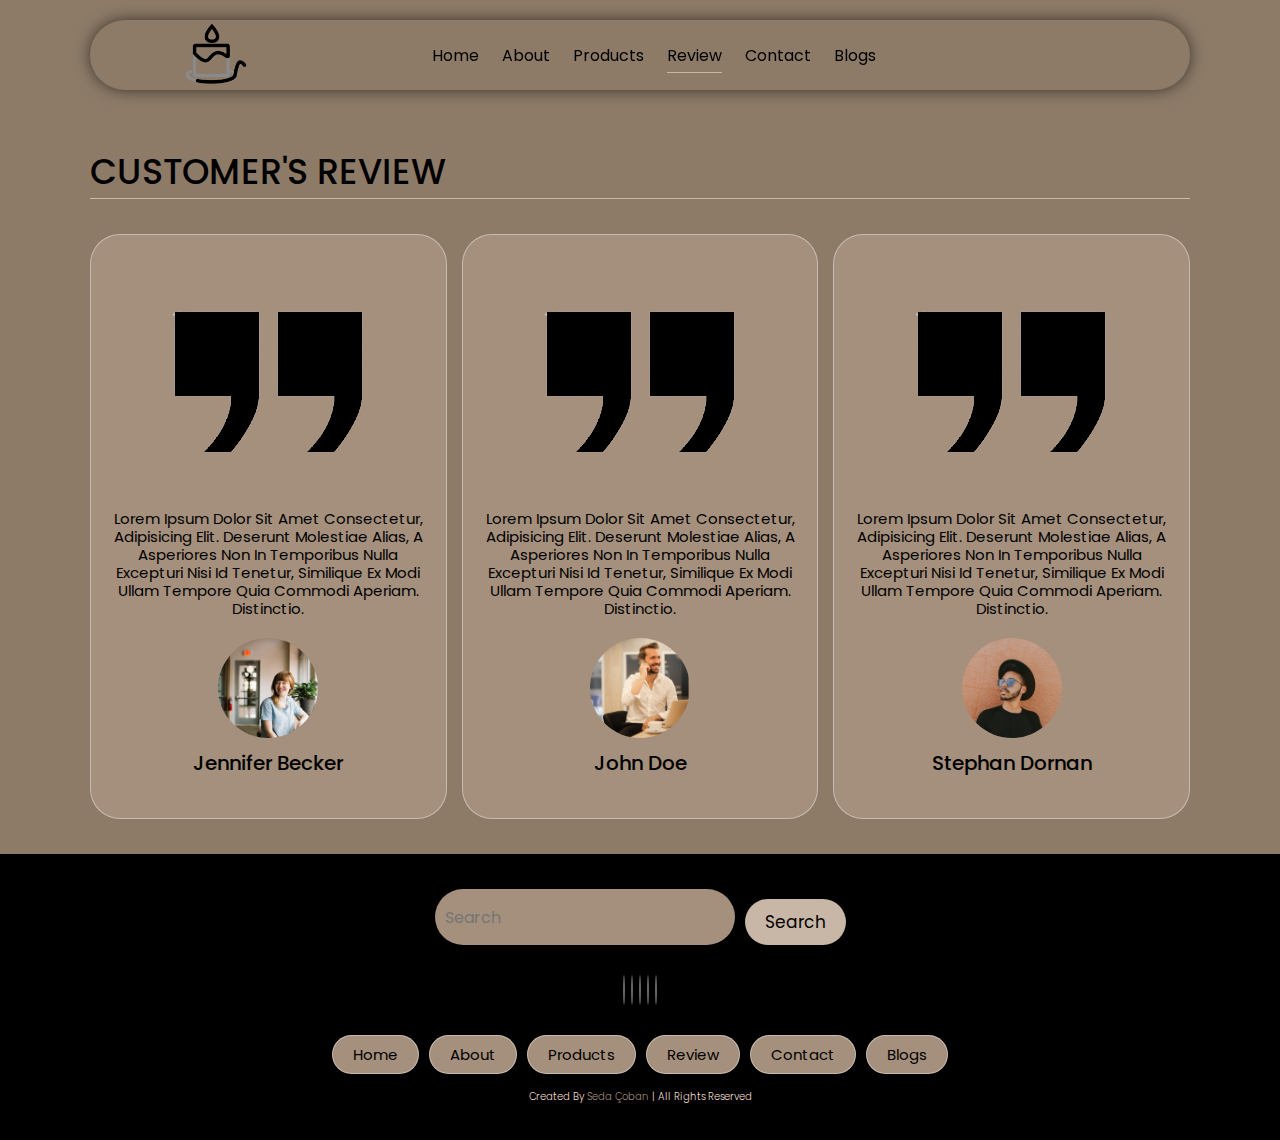
<file: responsive-website/review.html>
<html lang="en">

<head>
    <meta charset="UTF-8">
    <meta name="viewport" content="width=device-width, initial-scale=1.0">
    <link rel="stylesheet" href="https://cdnjs.cloudflare.com/ajax/libs/font-awesome/6.5.1/css/all.min.css"
        integrity="sha512-DTOQO9RWCH3ppGqcWaEA1BIZOC6xxalwEsw9c2QQeAIftl+Vegovlnee1c9QX4TctnWMn13TZye+giMm8e2LwA=="
        crossorigin="anonymous" referrerpolicy="no-referrer" />
    <link rel="preconnect" href="https://fonts.googleapis.com">
    <link rel="preconnect" href="https://fonts.gstatic.com" crossorigin>
    <link
        href="https://fonts.googleapis.com/css2?family=Poppins:ital,wght@0,100;0,200;0,300;0,400;0,500;0,600;0,700;0,800;0,900;1,100;1,200;1,300;1,400;1,500;1,600;1,700;1,800;1,900&family=Roboto:ital,wght@0,100;0,300;0,400;0,500;0,700;0,900;1,100;1,300;1,400;1,500;1,700;1,900&display=swap"
        rel="stylesheet">
    <link rel="stylesheet" href="styles/app.css">
    <title>Review
    </title>
</head>

<body>
    <!-- header section start -->
    <header class="header">
        <a href="#" class="logo">
            <img src="images/candle-46.png" alt="candlelogo">
        </a>
        <nav class="navbar">
            <a href="index.html">Home</a>
            <a href="about.html" target="_blank">About</a>
            <a href="products.html" target="_blank">Products</a>
            <a href="review.html" class="active" target="_blank">Review</a>
            <a href="contact.html" target="_blank">Contact</a>
            <a href="blogs.html" target="_blank">Blogs</a>
        </nav>
        <div class="buttons">
            <button id="search-btn">
                <i class="fa-solid fa-magnifying-glass"></i>
            </button>
            <button id="cart-btn">
                <i class="fa-solid fa-cart-plus"></i>
            </button>
            <button id="menu-btn">
                <i class="fas fa-bars"></i>
            </button>
        </div>
        <div class="search-form">
            <input type="text" class="search-input" id="search-box" placeholder="Search Here"/>
            <i class="fas fa-search"></i>
        </div>
        <div class="cart-items-container">
            <div class="cart-item">
                <i class="fas fa-times"></i>
                <img src="images/candle-2.jpg" alt="candle">
                <div class="content">
                    <h3>cart item 01</h3>
                    <div class="price">$16.99</div>
                </div>
            </div>
            <div class="cart-item">
                <i class="fas fa-times"></i>
                <img src="images/candle-6.jpg" alt="candle">
                <div class="content">
                    <h3>cart item 02</h3>
                    <div class="price">$16.99</div>
                </div>
            </div>
            <div class="cart-item">
                <i class="fas fa-times"></i>
                <img src="images/candle-3.jpg" alt="candle">
                <div class="content">
                    <h3>cart item 03</h3>
                    <div class="price">$16.99</div>
                </div>
            </div>
            <div class="cart-item">
                <i class="fas fa-times"></i>
                <img src="images/candle-5.jpg" alt="candle">
                <div class="content">
                    <h3>cart item 04</h3>
                    <div class="price">$16.99</div>
                </div>
            </div>
            <a href="#" class="btn">Check Out Now</a>
        </div>
    </header>
    <!-- header section end -->

    <!-- review section start -->
    <section class="review" id="review">
        <h1 class="heading">customer's <span>review</span></h1>
        <div class="box-container">
            <div class="box">
                <img src="images/quote.png" alt="quote">
                <p>Lorem ipsum dolor sit amet consectetur, adipisicing elit. Deserunt molestiae alias, a asperiores non
                    in temporibus nulla excepturi nisi id tenetur, similique ex modi ullam tempore quia commodi aperiam.
                    Distinctio.</p>
                <img src="images/brooke-cagle-NoRsyXmHGpI-unsplash.jpg" alt="avatar" class="user">
                <h3>Jennifer Becker</h3>
                <div class="stars">
                    <i class="fas fa-star"></i>
                    <i class="fas fa-star"></i>
                    <i class="fas fa-star"></i>
                    <i class="fas fa-star"></i>
                    <i class="fas fa-star-half-alt"></i>
                </div>
            </div>
            <div class="box">
                <img src="images/quote.png" alt="quote">
                <p>Lorem ipsum dolor sit amet consectetur, adipisicing elit. Deserunt molestiae alias, a asperiores non
                    in temporibus nulla excepturi nisi id tenetur, similique ex modi ullam tempore quia commodi aperiam.
                    Distinctio.</p>
                <img src="images/bruce-mars-8YG31Xn4dSw-unsplash.jpg" alt="avatar" class="user">
                <h3>John Doe</h3>
                <div class="stars">
                    <i class="fas fa-star"></i>
                    <i class="fas fa-star"></i>
                    <i class="fas fa-star"></i>
                    <i class="fas fa-star"></i>
                    <i class="fas fa-star"></i>
                </div>
            </div>
            <div class="box">
                <img src="images/quote.png" alt="quote">
                <p>Lorem ipsum dolor sit amet consectetur, adipisicing elit. Deserunt molestiae alias, a asperiores non
                    in temporibus nulla excepturi nisi id tenetur, similique ex modi ullam tempore quia commodi aperiam.
                    Distinctio.</p>
                <img src="images/ivana-cajina-_7LbC5J-jw4-unsplash.jpg" alt="avatar" class="user">
                <h3>Stephan Dornan</h3>
                <div class="stars">
                    <i class="fas fa-star"></i>
                    <i class="fas fa-star"></i>
                    <i class="fas fa-star"></i>
                    <i class="fas fa-star"></i>
                    <i class="fas fa-star-half-alt"></i>
                </div>
            </div>
        </div>
    </section>
    <!-- review section end -->

    <!-- footer section start -->
    <section class="footer">
        <div class="search">
            <input type="text" class="search-input" placeholder="Search"/>
            <button class="btn btn-primary">search</button>
        </div>
        <div class="share">
            <a href="#" class="fab fa-facebook"></a>
            <a href="#" class="fab fa-instagram"></a>
            <a href="#" class="fab fa-twitter"></a>
            <a href="#" class="fab fa-linkedin"></a>
            <a href="#" class="fab fa-pinterest"></a>
        </div>
        <div class="links">
            <a href="#">Home</a>
            <a href="#">About</a>
            <a href="#">Products</a>
            <a href="#">Review</a>
            <a href="#">Contact</a>
            <a href="#">Blogs</a>
        </div>
        <div class="credit">
            created by <span>Seda Çoban</span> | all rights reserved
        </div>
    </section>
    <!-- footer section end -->


<script src="js/script.js"></script>

</body>

</html>
</file>
<file: responsive-website/styles/app.css>
/* Reset CSS */

:root {
    --color1: #8D7B68;
    --color2: #A4907C;
    --color3: #C8B6A6;
    --color4: #F1DEC9;
    --color5: #000000;
    --border: 0.1rem solid rgba(255, 255, 255, 0.4);
}

* {
    margin: 0;
    padding: 0;
    box-sizing: border-box;
    outline: none;
    border: none;
    text-decoration: none;
    text-transform: capitalize;
    /*cümle içindeki her kelimenin baş harfini büyük yapıldı*/
    transition: 0.2s ease;
    /*Geçişler yumuşatıldı*/
    font-family: "Poppins", sans-serif;
}

/* base html codes*/

html {
    font-size: 62.5%;
    /*Responsive için 1rem 10px yapılmıştır*/
    overflow-x: hidden;
    scroll-padding-top: 9rem;
    scroll-behavior: smooth;
}

html::-webkit-scrollbar {
    /*default scrool değiştirilmiştir*/
    width: 0.8rem;
    background-color: var(--color1);
}

html::-webkit-scrollbar-thumb {
    border-radius: 3rem;
    background-color: var(--color3);
}

body {
    background-color: var(--color1);

}

section {
    padding: 3.5rem 7%;
}

.btn {
    margin-top: 1rem;
    display: inline-block;
    padding: 2rem 3.75rem;
    border-radius: 30rem;
    font-size: 1.7rem;
    color: var(--color5);
    background-color: var(--color3);
    cursor: pointer;
}

.heading {
    color: var(--color5);
    font-weight: 500;
    text-transform: uppercase;
    font-size: 3.5rem;
    margin-bottom: 3.5rem;
    border-bottom: 0.1rem solid var(--color3);
}

.heading span {
    text-transform: uppercase;
    color: var(--color5);
}

.btn:hover {
    opacity: 0.8;
}

.search-input{
    font-size: 1.6rem;
    color: var(--color5);
    padding: 1rem;
    text-transform: none;
    border-radius: 3rem;
}

/* CSS */

/* header start */

.header .search-form{
    position: absolute;
    top: 115%;
    right: 7%;
    background-color: var(--color1);
    width: 50rem;
    height: 5rem;
    display: flex;
    align-items: center;
    transform: scaleY(0);
    border-radius: 3rem;
    box-shadow: 0px 0px 25px 2px rgb(0 0 0 / 75%);
}

.header .search-form.active{
    transform: scaleY(1);
}

.header .search-form i{
    cursor: pointer;
    font-size: 2.2rem;
    margin-right: 1.5rem;
    color: var(--color5);
}

.header .search-form input{
    width: 100%;
    background-color: var(--color1);
}

.header .logo img {
    height: 7rem;
}

.header {
    background-color: var(--color1);
    display: flex;
    align-items: center;
    justify-content: space-between;
    padding: 0 7%;
    margin: 2rem 7%;
    border-radius: 30rem;
    box-shadow: 0px 0px 17px -2px rgba(0, 0, 0, 0.75);
    position: sticky;
    top: 0;
    z-index: 1000;
}

.header .navbar a {
    margin: 0 1rem;
    font-size: 1.6rem;
    color: var(--color5);
    border-bottom: 0.1rem solid transparent;
}

.header .navbar .active,
.header .navbar a:hover {
    border-color: var(--color3);
    padding-bottom: 0.5rem;
}

.header .buttons button {
    cursor: pointer;
    font-size: 2.5rem;
    margin-left: 2rem;
    background-color: transparent;
}

.header #menu-btn{
    display: none;
}

.header .cart-items-container{
    position: absolute;
    top: 95%;
    height: calc(100vh - 9rem);
    width: 35rem;
    background-color: var(--color1);
    box-shadow: 0px 20px 14px 0px rgb(0 0 0 / 75%);
    right: -100%;
}

.header .cart-items-container.active{
    right: 3rem;
}

.header .cart-items-container .cart-item{
    position: relative;
    display: flex;
    align-items: center;
    gap: 1.5rem;
    padding: 1.5rem;
}

.header .cart-items-container .cart-item img{
    height: 7rem;
    border-radius: 1rem;
}

.header .cart-items-container .cart-item .content h3{
    font-size: 1.3rem;
    color: var(--color5);
    padding-bottom: 0.5rem;
}

.header .cart-items-container .cart-item .content .price{
    font-size: 1.2rem;
    color: var(--color5);
}

.header .cart-items-container .cart-item:hover{
    box-shadow: 3px 3px 10px 6px rgb(0 0 0 / 55%);
}

.header .cart-items-container .cart-item .fa-times{
    position: absolute;
    top: 1rem;
    right: 1.5rem;
    font-size: 2rem;
    cursor: pointer;
    color: var(--color5);
}

.header .cart-items-container .btn{
    width: 100%;
    text-align: center;
}

/*header end*/

/* home start */

.home {
    min-height: 100vh;
    background: url(../images/candle-homepage.jpg) no-repeat;
    background-size: cover;
    background-position: center;
    margin-top: -14.5rem;
    display: flex;
    align-items: center;
}

.home .content {
    max-width: 60rem;
}

.home .content h3 {
    font-size: 4rem;
    font-weight: 400;
    text-shadow: 2px 1px 2px var(--color5);
    color: var(--color2);
}

.home .content p {
    font-size: 2rem;
    font-weight: 200;
    line-height: 1.5;
    padding: 1rem 0;
    color: var(--color2);
}

/* home end */

/* product start */

.products .box-container {
    display: grid;
    grid-template-columns: repeat(auto-fit, minmax(30rem, 1fr));
    gap: 1.5rem;
}

.products .box-container .box {
    text-align: center;
    background-color: var(--color2);
    position: relative;
    border-radius: 3rem;
    height: 60rem;
    display: flex;
    flex-direction: column;
    justify-content: space-between;
    padding: 3rem;
}

.products .box-container .box .box-head {
    display: flex;
    flex-direction: column;
    align-items: flex-start;
    position: relative;
    z-index: 10;
}

.products .box-container .box .box-head .title {
    font-size: 1.6rem;
    color: var(--color4);
    box-shadow: 0px 0px 17px -2px rgba(0, 0, 0, 0.45);
    border-radius: 0.5rem;
}

.products .box-container .box .box-head .name {
    font-size: 4em;
    color: var(--color4);
    border-radius: 0.5rem;
    box-shadow: 0px 0px 17px -2px rgba(0, 0, 0, 0.45);
    text-align: start;
    overflow-wrap: anywhere;
}

.products .box-container img {
    position: absolute;
    top: 0;
    left: 0;
    width: 100%;
    height: 100%;
    object-fit: cover;
    transform: unset;
    border-radius: 3rem;
}

.products .box-container .box-bottom {
    display: flex;
    justify-content: space-between;
    align-items: center;
    position: relative;
    z-index: 10;
}

.products .box-container .box-bottom .info {
    display: flex;
    flex-direction: column;
    align-items: flex-start;
    color: var(--color4);
    box-shadow: 0px 0px 17px -2px rgba(0, 0, 0, 0.45);
    border-radius: 0.5rem;
}

.products .box-container .box-bottom .info .price {
    font-size: 2.2rem;
    font-weight: 300;
}

.products .box-container .box-bottom .info .detail {
    font-size: 1.2rem;
    font-weight: 300;
}

.products .box-container .box-bottom .product-btn a {
    display: flex;
    align-items: center;
    justify-content: center;
    border-radius: 50%;
    width: 3.5rem;
    height: 3.5rem;
    border: 0.2rem solid var(--color4);
    box-shadow: 0px 0px 17px -2px rgba(0, 0, 0, 0.65);

}

.products .box-container .box-bottom .product-btn a i {
    font-size: 1rem;
    color: var(--color4);
    box-shadow: 0px 0px 17px -2px rgba(0, 0, 0, 0.65);

}

/* product end */

/* about start */

.about .row {
    display: flex;
    flex-wrap: wrap;
    column-gap: 2rem;
}

.about .row .image {
    flex: 1 1 45rem;
}

.about .row img {
    width: 100%;
    border-radius: 1.7rem;
}

.about .row .content {
    flex: 1 1 45rem;
}

.about .row .content h3 {
    font-size: 3rem;
    font-weight: 500;
}

.about .row .content p {
    font-size: 1.6rem;
    font-weight: 400;
    padding: 1.1rem 0;
    line-height: 1.4;
}

/* about end */

/* review start */
.review .box-container {
    display: grid;
    grid-template-columns: repeat(auto-fit, minmax(30rem, 1fr));
    gap: 1.5rem;
}

.review .box-container .box {
    border: var(--border);
    text-align: center;
    padding: 3rem 2rem;
    border-radius: 3rem;
    background-color: var(--color2);
}

.review .box-container .box p {
    font-size: 1.5rem;
    line-height: 1.2;
    padding: 2rem 0;
}

.review .box-container .box .user {
    height: 10rem;
    width: 10rem;
    border-radius: 50%;
    object-fit: cover;
}

.review .box-container .box h3 {
    padding: 1rem 0;
    font-size: 2rem;
    font-weight: 500;
    color: var(--color5);
}

.review .box-container .box .stars i {
    font-size: 1.5rem;
    color: var(--color5);
}

/* review end */

/* contact start */
.contact .row {
    display: flex;
    background-color: var(--color2);
    flex-wrap: wrap;
    gap: 2rem;
    border-radius: 3rem;

}

.contact .row .map {
    flex: 1 1 45rem;
    width: 100%;
    object-fit: cover;
    border-radius: 3rem;
}

.contact .row form {
    flex: 1 1 45rem;
    width: 5rem 2rem;
    text-align: center;
    padding: 3rem;
}

.contact .row form h3 {
    text-transform: uppercase;
    font-size: 3rem;
    font-weight: 500;
    color: var(--color5);
}

.contact .row form .inputBox {
    display: flex;
    align-items: center;
    padding-right: 2rem;
    margin: 2rem 0;
    border: var(--border);
    border-radius: 2rem;
}

.contact .row form .inputBox i {
    font-size: 2rem;
    padding-left: 2rem;
}

.contact .row form .inputBox input {
    width: 100%;
    padding: 2rem;
    font-size: 1.2rem;
    color: var(--color5);
    text-transform: none;
    background: none;
}

.contact .row form .btn{
    color: var(--color5);
}

/* contact end */

/* blogs start */
.blogs .box-container{
    display: grid;
    grid-template-columns: repeat(auto-fit, minmax(30rem, 1fr));
    gap: 1.5rem;
}

.blogs .box-container .box{
    background-color: var(--color2);
    border-radius: 3rem;
}

.blogs .box-container .box .image{
    height: 25rem;
    overflow: hidden;
    width: 100%;
    border-top-left-radius: 3rem;
    border-top-right-radius: 3rem;
}

.blogs .box-container .box .image img{
    height: 100%;
    object-fit: cover;
    width: 100%;
}

.blogs .box-container .box:hover .image img{
    transform: scale(1.2);
}

.blogs .box-container .box .content{
    padding: 2rem;
}

.blogs .box-container .box .content .title{
    line-height: 1.5;
    font-size: 2.3rem;
    color: var(--color5);
}

.blogs .box-container .box .content span{
    display: block;
    padding-top: 1rem;
    font-size: 1.4rem;
}

.blogs .box-container .box .content p{
    font-size: 1.4rem;
    line-height: 1.8;
    color: var(--color1);
    padding: 1rem 0;
}

/* blogs end */

/* footer start */
.footer {
    background-color: var(--color5);
    text-align: center;
}

.footer .search{
    display: flex;
    justify-content: center;
    
}

.footer .search .search-input{
    width: 30rem;
    background-color: var(--color2);
}

.footer .search .btn-primary{
    padding: 1rem 2rem;
    margin-left: 1rem;
}

.footer .share{
    padding: 2rem 0;
}

.footer .share a{
    width: 5rem;
    height: 5rem;
    line-height: 5rem;
    color: var(--color2);
    font-size: 2rem;
    border: var(--border);
    border-radius: 50%;
    margin: 0.3rem;
}

.footer .share a:hover{
    background-color: var(--color4);
}

.footer .links{
    display: flex;
    justify-content: center;
    flex-wrap: wrap;
    gap: 1rem;
   
}

.footer .links a{ 
    background-color: var(--color2);
    color: var(--color5);
    padding: 0.7rem 2rem;
    font-size: 1.5rem;
    border: var(--border);
    border-radius: 2rem;
}

.footer .links a:hover{
    background-color: var(--color4);
    opacity: 0.8;
}

.footer .credit{
    font-size: 1rem;
    color: var(--color4);
    font-weight: 300;
    padding-top: 1.5rem;
}

.footer .credit span{
    color: var(--color2);
}
/* footer end */

/* responsive start */
@media (max-width: 991px){
    html{
        font-size: 55%;
    }

    .header{
        padding: 1.5rem 2rem;
    }

    .header .logo img{
        height: 5rem;
    }

    section{
        padding: 2rem;
    }

    .products .box-container .box .box-head .name{ 
        font-size: 3.4rem;
    }
}

@media (max-width: 768px){
    .header #menu-btn{
        display: inline-block;
    }
    
    .header .navbar{
        position: absolute;
        top: 95%;
        background-color: var(--color1);
        height: calc(100vh - 9rem);
        width: 30rem;
        box-shadow: 0px 20px 14px 0px rgb(0 0 0 / 75%);
        right: -100%;
    }

    .header .navbar .active{
        right: 3rem;
    }

    .header .navbar a{
        color: var(--color5);
        display: block;
        margin: 1.5rem;
        padding: 0.5rem;
        font-size: 2rem;
    }
}

@media (max-width: 576px){
    html{
        font-size: 50%;
    }
}
/* responsive end */
</file>
